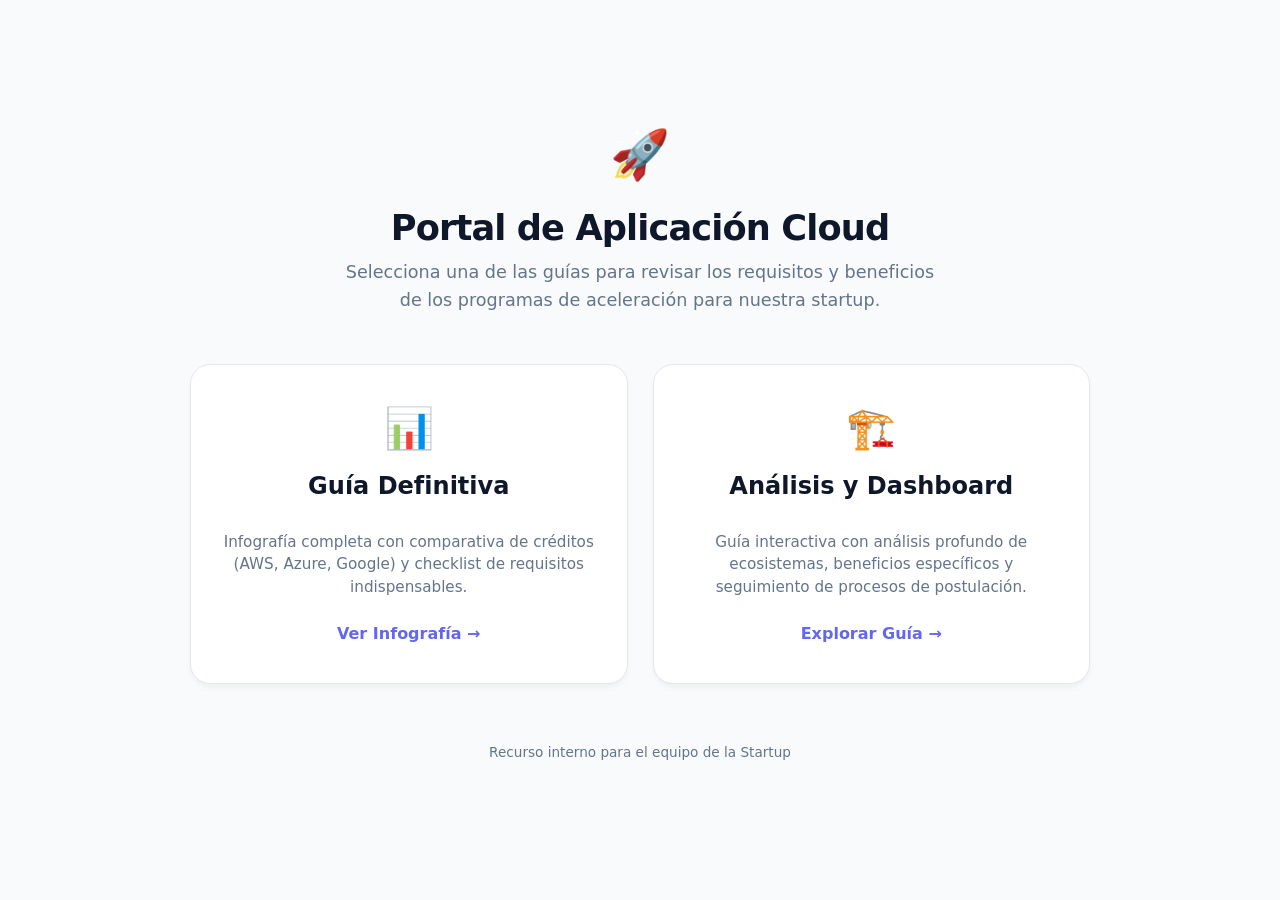
<file: index.html>
<!doctype html>
<html lang="es">
  <head>
    <meta charset="UTF-8" />
    <meta name="viewport" content="width=device-width, initial-scale=1.0" />
    <title>Onboarding: Programas Cloud</title>
    <link rel="stylesheet" href="style.css" />
  </head>
  <body>
    <div class="container">
      <header>
        <div class="logo">🚀</div>
        <h1>Portal de Aplicación Cloud</h1>
        <p>
          Selecciona una de las guías para revisar los requisitos y beneficios
          de los programas de aceleración para nuestra startup.
        </p>
      </header>

      <main class="grid">
        <a href="pages/infografia.html" class="card">
          <div class="card-icon">📊</div>
          <h2>Guía Definitiva</h2>
          <p>
            Infografía completa con comparativa de créditos (AWS, Azure, Google)
            y checklist de requisitos indispensables.
          </p>
          <span class="btn-text">Ver Infografía &rarr;</span>
        </a>

        <a href="pages/startup-cloud-guide.html" class="card">
          <div class="card-icon">🏗️</div>
          <h2>Análisis y Dashboard</h2>
          <p>
            Guía interactiva con análisis profundo de ecosistemas, beneficios
            específicos y seguimiento de procesos de postulación.
          </p>
          <span class="btn-text">Explorar Guía &rarr;</span>
        </a>
      </main>

      <footer>
        <p>Recurso interno para el equipo de la Startup</p>
      </footer>
    </div>
  </body>
</html>
</file>
<file: style.css>
:root {
    --bg-color: #f8fafc;
    --text-main: #0f172a;
    --text-muted: #64748b;
    --accent: #6366f1;
    --card-bg: #ffffff;
}

body {
    font-family: 'Inter', system-ui, -apple-system, sans-serif;
    background-color: var(--bg-color);
    color: var(--text-main);
    margin: 0;
    display: flex;
    justify-content: center;
    align-items: center;
    min-height: 100vh;
}

.container {
    max-width: 900px;
    width: 90%;
    padding: 40px 20px;
    text-align: center;
}

header {
    margin-bottom: 50px;
}

.logo {
    font-size: 3rem;
    margin-bottom: 15px;
}

header h1 {
    font-size: 2.2rem;
    font-weight: 800;
    margin-bottom: 10px;
    letter-spacing: -0.025em;
}

header p {
    color: var(--text-muted);
    font-size: 1.1rem;
    max-width: 600px;
    margin: 0 auto;
    line-height: 1.6;
}

.grid {
    display: grid;
    grid-template-columns: repeat(auto-fit, minmax(300px, 1fr));
    gap: 25px;
}

.card {
    background: var(--card-bg);
    padding: 40px 30px;
    border-radius: 20px;
    text-decoration: none;
    color: inherit;
    border: 1px solid #e2e8f0;
    transition: all 0.3s ease;
    display: flex;
    flex-direction: column;
    align-items: center;
    box-shadow: 0 4px 6px -1px rgba(0, 0, 0, 0.05);
}

.card:hover {
    transform: translateY(-8px);
    box-shadow: 0 20px 25px -5px rgba(0, 0, 0, 0.1);
    border-color: var(--accent);
}

.card-icon {
    font-size: 2.5rem;
    margin-bottom: 20px;
}

.card h2 {
    margin: 0 0 15px 0;
    font-size: 1.5rem;
    font-weight: 700;
}

.card p {
    color: var(--text-muted);
    font-size: 0.95rem;
    line-height: 1.5;
    margin-bottom: 25px;
}

.btn-text {
    font-weight: 600;
    color: var(--accent);
    margin-top: auto;
}

/* Estilo para el componente de regreso */
.back-to-index-container {
    display: flex;
    justify-content: center;
    margin: 3rem 0;
    padding-top: 2rem;
    border-top: 1px solid #e2e8f0;
}

.back-link {
    display: inline-flex;
    align-items: center;
    gap: 0.5rem;
    padding: 0.75rem 1.5rem;
    background-color: #ffffff;
    color: #6366f1; /* Color índigo/acento */
    text-decoration: none;
    font-weight: 600;
    border-radius: 0.75rem;
    border: 1px solid #e2e8f0;
    box-shadow: 0 1px 2px rgba(0, 0, 0, 0.05);
    transition: all 0.2s ease;
}

.back-link:hover {
    border-color: #6366f1;
    transform: translateX(-4px);
    box-shadow: 0 10px 15px -3px rgba(0, 0, 0, 0.1);
    background-color: #f8fafc;
}

.back-link span {
    font-size: 1.25rem;
}

footer {
    margin-top: 60px;
    font-size: 0.85rem;
    color: var(--text-muted);
}
</file>
